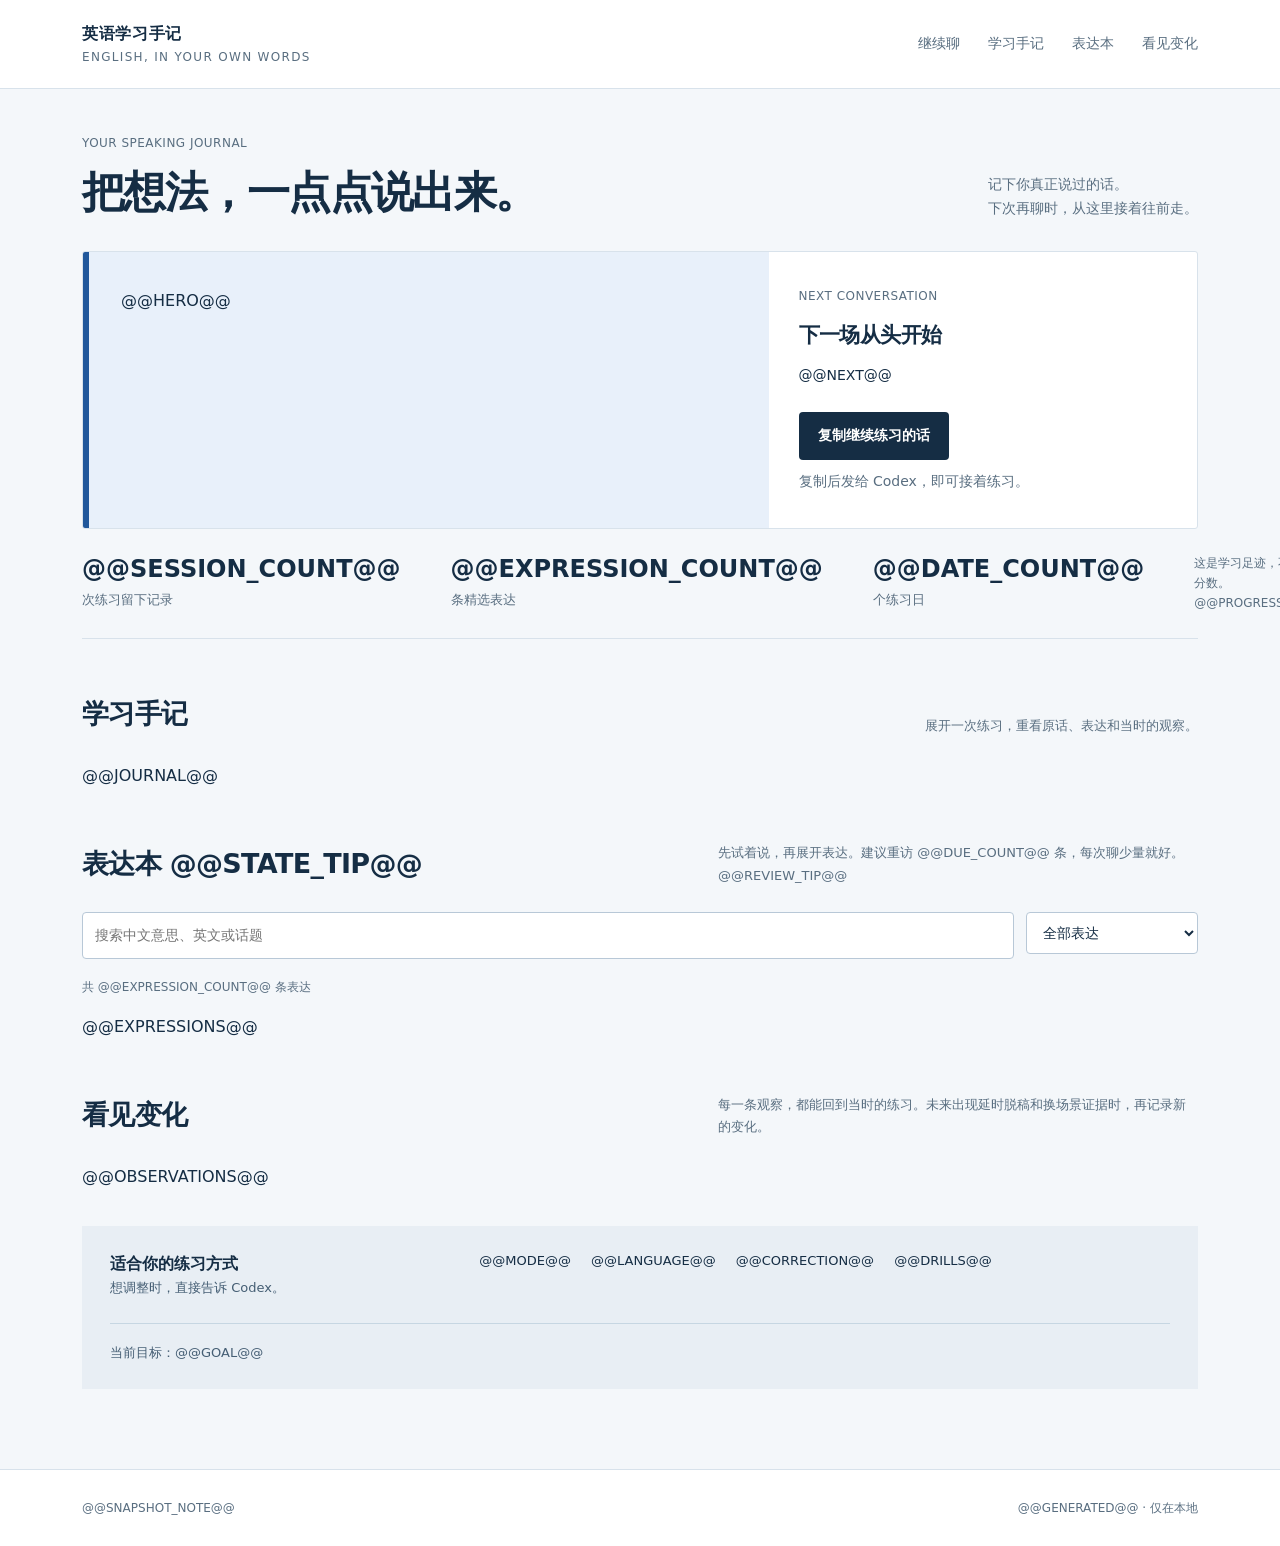
<file: assets/journal.html>
<!doctype html>
<html lang="zh-CN"><head><meta charset="utf-8"><meta name="viewport" content="width=device-width,initial-scale=1"><title>英语学习手记 · English, in your own words</title>
<style>
:root{--ink:#152d44;--muted:#596e80;--accent:#20579b;--pale:#e8f0fa;--line:#d8e2eb;--paper:#fff;--back:#f4f7fa;--warm:#f0dfbe;font-family:system-ui,-apple-system,BlinkMacSystemFont,"PingFang SC",sans-serif;color:var(--ink);background:var(--back);font-size:16px;line-height:1.7}*{box-sizing:border-box}body{margin:0}a{color:var(--accent);text-decoration-thickness:1px;text-underline-offset:4px}button,input,select{font:inherit}button,summary,a,select{touch-action:manipulation}button{cursor:pointer}button:focus-visible,a:focus-visible,summary:focus-visible,input:focus-visible,select:focus-visible{outline:3px solid #e2912d;outline-offset:4px}button{border:0}h1,h2,h3,h4,p,blockquote{margin:0}h1{font-size:clamp(29px,4vw,43px);line-height:1.3;letter-spacing:-.04em}h2{font-size:27px;letter-spacing:-.025em}h3{font-size:18px}h4{font-size:14px;margin-bottom:12px}p+p{margin-top:8px}.skip{position:fixed;left:16px;top:-80px;z-index:9;background:#fff;padding:12px}.skip:focus{top:8px}header{border-bottom:1px solid var(--line);background:var(--paper)}.header-inner{max-width:1180px;margin:auto;padding:20px 32px;display:flex;justify-content:space-between;align-items:center;gap:24px}.brand{font-weight:750;letter-spacing:.04em}.brand span{color:var(--muted);font-size:12px;font-weight:400;display:block;letter-spacing:.11em}nav{display:flex;gap:28px;flex-wrap:wrap}nav a{text-decoration:none;font-size:14px;color:var(--muted)}nav a:hover{color:var(--accent)}main{max-width:1180px;margin:auto;padding:44px 32px 80px}.eyebrow,.small-label{display:block;font-size:12px;color:var(--muted);letter-spacing:.04em}.eyebrow{text-transform:uppercase;margin-bottom:12px}.page-intro{display:flex;align-items:end;justify-content:space-between;gap:20px;margin-bottom:30px}.page-intro p{color:var(--muted);font-size:14px;max-width:320px}.hero-grid{display:grid;grid-template-columns:1.6fr 1fr;border:1px solid var(--line);background:white;border-radius:3px;overflow:hidden}.phrase-feature{background:var(--pale);padding:35px 38px 32px;position:relative}.phrase-feature:before{content:"";position:absolute;left:0;top:0;width:6px;height:100%;background:var(--accent)}blockquote{font-family:Georgia,"Times New Roman",serif;font-size:clamp(29px,3.4vw,40px);line-height:1.3;letter-spacing:-.02em;margin:22px 0 16px;max-width:620px}.phrase-feature p{color:#415d77}.text-link{display:inline-block;margin-top:24px;font-size:13px}.next{padding:34px 30px;display:flex;flex-direction:column;align-items:start}.next h2{font-size:21px;margin-bottom:10px}.next p{font-size:14px}.primary{background:var(--ink);color:white;padding:12px 19px;margin-top:24px;border-radius:4px;font-weight:600;font-size:14px}.copy-status{min-height:24px;color:var(--muted);font-size:12px;margin-top:10px}.manual-prompt{font-size:12px;max-width:100%;padding:10px;background:var(--back);user-select:all;overflow-wrap:anywhere}.strip{display:flex;border-bottom:1px solid var(--line);padding:24px 0;gap:42px;align-items:center}.stat strong{font-size:24px;line-height:1.3;margin-right:8px;font-weight:600}.stat span{font-size:13px;color:var(--muted)}.strip-note{margin-left:auto;font-size:12px;color:var(--muted)}section{scroll-margin-top:24px}.section-heading{display:flex;align-items:end;justify-content:space-between;gap:16px;margin:52px 0 25px}.section-heading p{font-size:13px;color:var(--muted);max-width:480px}.journal-row{display:grid;grid-template-columns:90px minmax(0,1fr);gap:20px}.date-stamp{padding-top:20px;text-align:left;border-right:1px solid var(--line)}.date-stamp span{display:block;font-size:11px;color:var(--muted)}.date-stamp strong{font-size:23px;font-weight:500;font-variant-numeric:tabular-nums}.session{border-top:1px solid var(--line);min-width:0}.session>summary{list-style:none;display:flex;justify-content:space-between;gap:20px;align-items:center;padding:22px 0;cursor:pointer}.session>summary::-webkit-details-marker{display:none}.session summary strong{display:block;font-size:18px;margin-top:4px}.expand{font-size:24px;font-weight:300;color:var(--accent)}.session[open] .expand{transform:rotate(45deg)}.session[open]{padding-bottom:26px}.session-body{background:white;border:1px solid var(--line);padding:28px;border-radius:3px}.summary{font-size:15px;color:#334e64;margin-bottom:20px}.badge{display:inline-block;font-size:11px;line-height:1.5;padding:4px 9px;background:var(--pale);color:var(--accent);border-radius:3px}.session-body>.badge{margin-bottom:16px}.utterance{border-top:1px solid var(--line);padding:22px 0}.original{color:var(--muted);margin:5px 0 17px;overflow-wrap:anywhere}.model{font-family:Georgia,"Times New Roman",serif;font-size:24px;line-height:1.4;margin:8px 0;color:var(--ink);overflow-wrap:anywhere}.utterance p:not(.model):not(.original):not(.small-label){font-size:14px}.evidence{color:var(--muted);font-size:13px;margin-top:12px!important}.journal-bottom{border-top:1px solid var(--line);padding-top:22px;display:grid;grid-template-columns:1fr 1fr;gap:32px}.journal-bottom p{font-size:13px;color:var(--muted)}.boundary{font-size:12px;color:var(--muted);margin-top:26px}.source-row{display:flex;justify-content:space-between;gap:12px;flex-wrap:wrap;font-size:12px;margin-top:14px}.source-row span{color:var(--muted)}.raw-source{margin-top:18px;color:var(--muted);font-size:12px}.raw-source>summary{cursor:pointer}.raw-source pre{white-space:pre-wrap;overflow-wrap:anywhere;font:12px/1.8 ui-monospace,monospace;border:1px solid var(--line);padding:16px;margin-top:14px}.personal-note{white-space:pre-wrap;font-size:14px}.tools{display:flex;gap:12px;margin-bottom:18px}.search-box{flex:1}input,select{border:1px solid #b8c8d7;border-radius:4px;background:white;color:var(--ink);padding:11px 12px;font-size:14px;min-width:0}input{width:100%}.visually-hidden{position:absolute;width:1px;height:1px;overflow:hidden;clip:rect(0,0,0,0)}.result-count{font-size:12px;color:var(--muted);margin-bottom:15px}.expression-grid{display:grid;grid-template-columns:1fr 1fr;gap:18px}.expression{padding:24px;background:white;border:1px solid var(--line);border-radius:4px;display:flex;flex-direction:column;min-width:0}.expression-meta{display:flex;justify-content:space-between;gap:10px;align-items:center;color:var(--muted);font-size:11px;margin-bottom:16px}.answer{margin-top:20px;border-top:1px solid var(--line);padding-top:15px;flex:1}.answer>summary{font-size:13px;color:var(--accent);cursor:pointer;list-style:none}.answer>summary::-webkit-details-marker{display:none}.answer[open]>div{padding-top:13px}.observation{color:var(--muted);font-size:11px;margin-top:22px}.expression-footer{display:flex;flex-wrap:wrap;justify-content:space-between;gap:8px;margin-top:12px;color:var(--muted);font-size:11px}.observations{display:grid;grid-template-columns:repeat(2,1fr);list-style:none;padding:0;margin:0;gap:20px}.observations li{border-top:2px solid #9bb8d5;padding:18px 0}.observations p{font-size:14px;margin-top:10px}.observations a{font-size:12px;display:inline-block;margin-top:12px}.preferences{margin-top:36px;padding:24px 28px;background:#e8eef4;display:grid;grid-template-columns:1fr 2fr;gap:24px}.preferences h3{font-size:16px}.preferences p{font-size:13px;color:#455e74}.pref-values{display:flex;flex-wrap:wrap;gap:8px 20px;font-size:13px}.preferences .goal{grid-column:1/-1;border-top:1px solid #c6d6e2;padding-top:18px}.help{position:relative;display:inline-flex;vertical-align:middle;margin-left:5px}.help-toggle{background:transparent;border:1px solid #869eb4;border-radius:50%;color:#4a637b;width:20px;height:20px;font-size:12px;line-height:18px;padding:0}.help-body{display:none;position:fixed;left:12px;top:12px;width:min(285px,75vw);padding:13px 15px;border-radius:5px;background:var(--ink);color:white;font:12px/1.7 system-ui;box-shadow:0 8px 26px #142f4322;z-index:5;text-align:left;letter-spacing:0}.help.open .help-body{display:block}.muted{color:var(--muted);font-size:14px}.empty{padding:35px;border:1px dashed #a9bccd;color:var(--muted)}[hidden]{display:none!important}footer{padding:28px 32px;background:white;border-top:1px solid var(--line);color:var(--muted);font-size:12px}footer>div{max-width:1116px;margin:auto;display:flex;flex-wrap:wrap;justify-content:space-between;gap:12px}.no-js{padding:14px;background:#fff0d9;font-size:13px}@media(max-width:800px){.header-inner{display:block;padding:18px 24px}nav{margin-top:16px;gap:24px}main{padding:28px 24px 56px}.page-intro{display:block}.page-intro p{margin-top:14px;max-width:none}.hero-grid{grid-template-columns:1fr}.phrase-feature{padding:28px}.next{padding:25px 28px}.strip{gap:22px;flex-wrap:wrap}.strip-note{margin:0;width:100%}.section-heading{display:block}.section-heading p{margin-top:10px}.expression-grid{grid-template-columns:1fr}.journal-row{grid-template-columns:65px minmax(0,1fr);gap:14px}.date-stamp strong{font-size:18px}.session-body{padding:20px}.session summary strong{font-size:16px}.observations{grid-template-columns:1fr 1fr}.preferences{grid-template-columns:1fr}}@media(max-width:460px){nav{gap:20px}nav a{font-size:13px}main{padding:24px 18px 48px}.header-inner{padding:16px 18px}.phrase-feature{padding:24px}blockquote{font-size:30px}.next{padding:24px}.strip{gap:18px}.stat strong{font-size:21px}.stat span{font-size:12px}.journal-row{grid-template-columns:1fr;gap:0}.date-stamp{border:0;display:flex;gap:8px;align-items:baseline;padding-top:16px}.session>summary{padding:16px 0}.journal-bottom,.observations{grid-template-columns:1fr;gap:20px}.tools{flex-direction:column}.session-body,.expression{padding:19px}.preferences{padding:22px}.section-heading{margin-top:38px}h2{font-size:25px}}@media(prefers-reduced-motion:reduce){*{scroll-behavior:auto!important}}@media print{nav,.primary,.tools,.copy-status{display:none}body{background:white}main{max-width:none;padding:0}.session,.expression{break-inside:avoid}details:not([open])>*:not(summary){display:block!important}.hero-grid{grid-template-columns:1fr 1fr}}
</style></head><body><a href="#content" class="skip">跳到正文</a><header><div class="header-inner"><div class="brand">英语学习手记<span>ENGLISH, IN YOUR OWN WORDS</span></div><nav aria-label="学习导航"><a href="#content">继续聊</a><a href="#journal">学习手记</a><a href="#expressions">表达本</a><a href="#progress">看见变化</a></nav></div></header>
<main id="content"><noscript><p class="no-js">原始记录和折叠内容仍可阅读；搜索与复制需要 JavaScript。可在 Codex 说“继续口语，从上次接着聊”。</p></noscript><div class="page-intro"><div><span class="eyebrow">Your speaking journal</span><h1>把想法，一点点说出来。</h1></div><p>记下你真正说过的话。<br>下次再聊时，从这里接着往前走。</p></div><div class="hero-grid"><div class="phrase-feature">@@HERO@@</div><div class="next"><span class="eyebrow">Next conversation</span><h2>下一场从头开始</h2><p>@@NEXT@@</p><button class="primary" id="copy-prompt" type="button">复制继续练习的话</button><p class="copy-status" id="copy-status" role="status">复制后发给 Codex，即可接着练习。</p><p class="manual-prompt" id="manual-prompt" hidden>继续口语，从上次接着聊。用英语自然对话，需要时再帮我。</p></div></div><div class="strip"><div class="stat"><strong>@@SESSION_COUNT@@</strong><span>次练习留下记录</span></div><div class="stat"><strong>@@EXPRESSION_COUNT@@</strong><span>条精选表达</span></div><div class="stat"><strong>@@DATE_COUNT@@</strong><span>个练习日</span></div><p class="strip-note">这是学习足迹，不是能力分数。@@PROGRESS_TIP@@</p></div>
<section id="journal"><div class="section-heading"><h2>学习手记</h2><p>展开一次练习，重看原话、表达和当时的观察。</p></div>@@JOURNAL@@</section>
<section id="expressions"><div class="section-heading"><h2>表达本 @@STATE_TIP@@</h2><p>先试着说，再展开表达。建议重访 @@DUE_COUNT@@ 条，每次聊少量就好。@@REVIEW_TIP@@</p></div><div class="tools"><label class="search-box"><span class="visually-hidden">搜索中英文表达</span><input id="search" type="search" placeholder="搜索中文意思、英文或话题" autocomplete="off"></label><label><span class="visually-hidden">筛选表达</span><select id="filter"><option value="all">全部表达</option><option value="due">到期可再聊</option><option value="supported">还需要提示</option><option value="independent">曾独立 / 换场景说出</option><option value="not_tested">尚未尝试</option></select></label></div><p class="result-count" id="result-count" role="status">共 @@EXPRESSION_COUNT@@ 条表达</p><div class="expression-grid">@@EXPRESSIONS@@</div><p id="empty-results" class="empty" hidden>没有匹配的表达。试试更短的词，或切换到“全部表达”。</p></section>
<section id="progress"><div class="section-heading"><h2>看见变化</h2><p>每一条观察，都能回到当时的练习。未来出现延时脱稿和换场景证据时，再记录新的变化。</p></div><ul class="observations">@@OBSERVATIONS@@</ul><div class="preferences"><div><h3>适合你的练习方式</h3><p>想调整时，直接告诉 Codex。</p></div><div class="pref-values"><span>@@MODE@@</span><span>@@LANGUAGE@@</span><span>@@CORRECTION@@</span><span>@@DRILLS@@</span></div><p class="goal">当前目标：@@GOAL@@</p></div></section></main><footer><div><span>@@SNAPSHOT_NOTE@@</span><span>@@GENERATED@@ · 仅在本地</span></div></footer>
<script>
const cards=[...document.querySelectorAll('.expression')],search=document.querySelector('#search'),filter=document.querySelector('#filter');
function applyFilters(){const q=search.value.trim().toLocaleLowerCase(),f=filter.value;let count=0;cards.forEach(c=>{const state=c.dataset.state;const pass=c.dataset.search.toLocaleLowerCase().includes(q)&&(f==='all'||f==='due'&&c.dataset.due==='yes'||f==='supported'&&['source_text','keywords'].includes(state)||f==='independent'&&['independent','transfer'].includes(state)||f==='not_tested'&&state==='not_tested');c.hidden=!pass;if(pass)count++});document.querySelector('#result-count').textContent='显示 '+count+' / '+cards.length+' 条表达';document.querySelector('#empty-results').hidden=count!==0}
search.addEventListener('input',applyFilters);filter.addEventListener('change',applyFilters);
function revealHash(){let id;try{id=decodeURIComponent(location.hash.slice(1))}catch{return}const target=document.getElementById(id);if(target?.matches('details.session')){target.open=true;requestAnimationFrame(()=>target.scrollIntoView({block:'start'}))}}
addEventListener('hashchange',revealHash);revealHash();
const helps=[...document.querySelectorAll('.help')];
function placeHelp(h){const b=h.querySelector('button').getBoundingClientRect(),t=h.querySelector('.help-body'),r=t.getBoundingClientRect();t.style.left=Math.max(12,Math.min(b.left,innerWidth-r.width-12))+'px';t.style.top=(b.top-r.height-10>12?b.top-r.height-10:b.bottom+10)+'px'}
function setHelp(h,on){h.classList.toggle('open',on);h.querySelector('button').setAttribute('aria-expanded',String(on));if(on)placeHelp(h)}
helps.forEach(h=>{h.addEventListener('pointerenter',()=>setHelp(h,true));h.addEventListener('pointerleave',()=>{if(!h.dataset.pinned&&!h.contains(document.activeElement))setHelp(h,false)});h.addEventListener('focusin',()=>setHelp(h,true));h.addEventListener('focusout',()=>{if(!h.dataset.pinned)setHelp(h,false)})});
document.addEventListener('click',event=>{const a=event.target.closest('a[href^="#session-"]');if(a&&location.hash===a.getAttribute('href'))revealHash();const b=event.target.closest('.help-toggle');helps.forEach(h=>{if(h!==b?.parentElement){delete h.dataset.pinned;setHelp(h,false)}});if(b){const h=b.parentElement;if(h.dataset.pinned){delete h.dataset.pinned;setHelp(h,false)}else{h.dataset.pinned='yes';setHelp(h,true)}}});
document.addEventListener('keydown',event=>{if(event.key==='Escape')helps.forEach(h=>{delete h.dataset.pinned;setHelp(h,false)})});
addEventListener('resize',()=>helps.filter(h=>h.classList.contains('open')).forEach(placeHelp));addEventListener('scroll',()=>helps.filter(h=>h.classList.contains('open')).forEach(placeHelp),{passive:true});
document.querySelector('#copy-prompt').addEventListener('click',async()=>{const phrase=document.querySelector('#manual-prompt');try{await navigator.clipboard.writeText(phrase.textContent);document.querySelector('#copy-status').textContent='已复制。回到 Codex 粘贴发送，即可接着聊。';phrase.hidden=true}catch{phrase.hidden=false;document.querySelector('#copy-status').textContent='浏览器未允许自动复制。请选中下方文字，复制后发给 Codex。'}});
</script></body></html>
</file>
